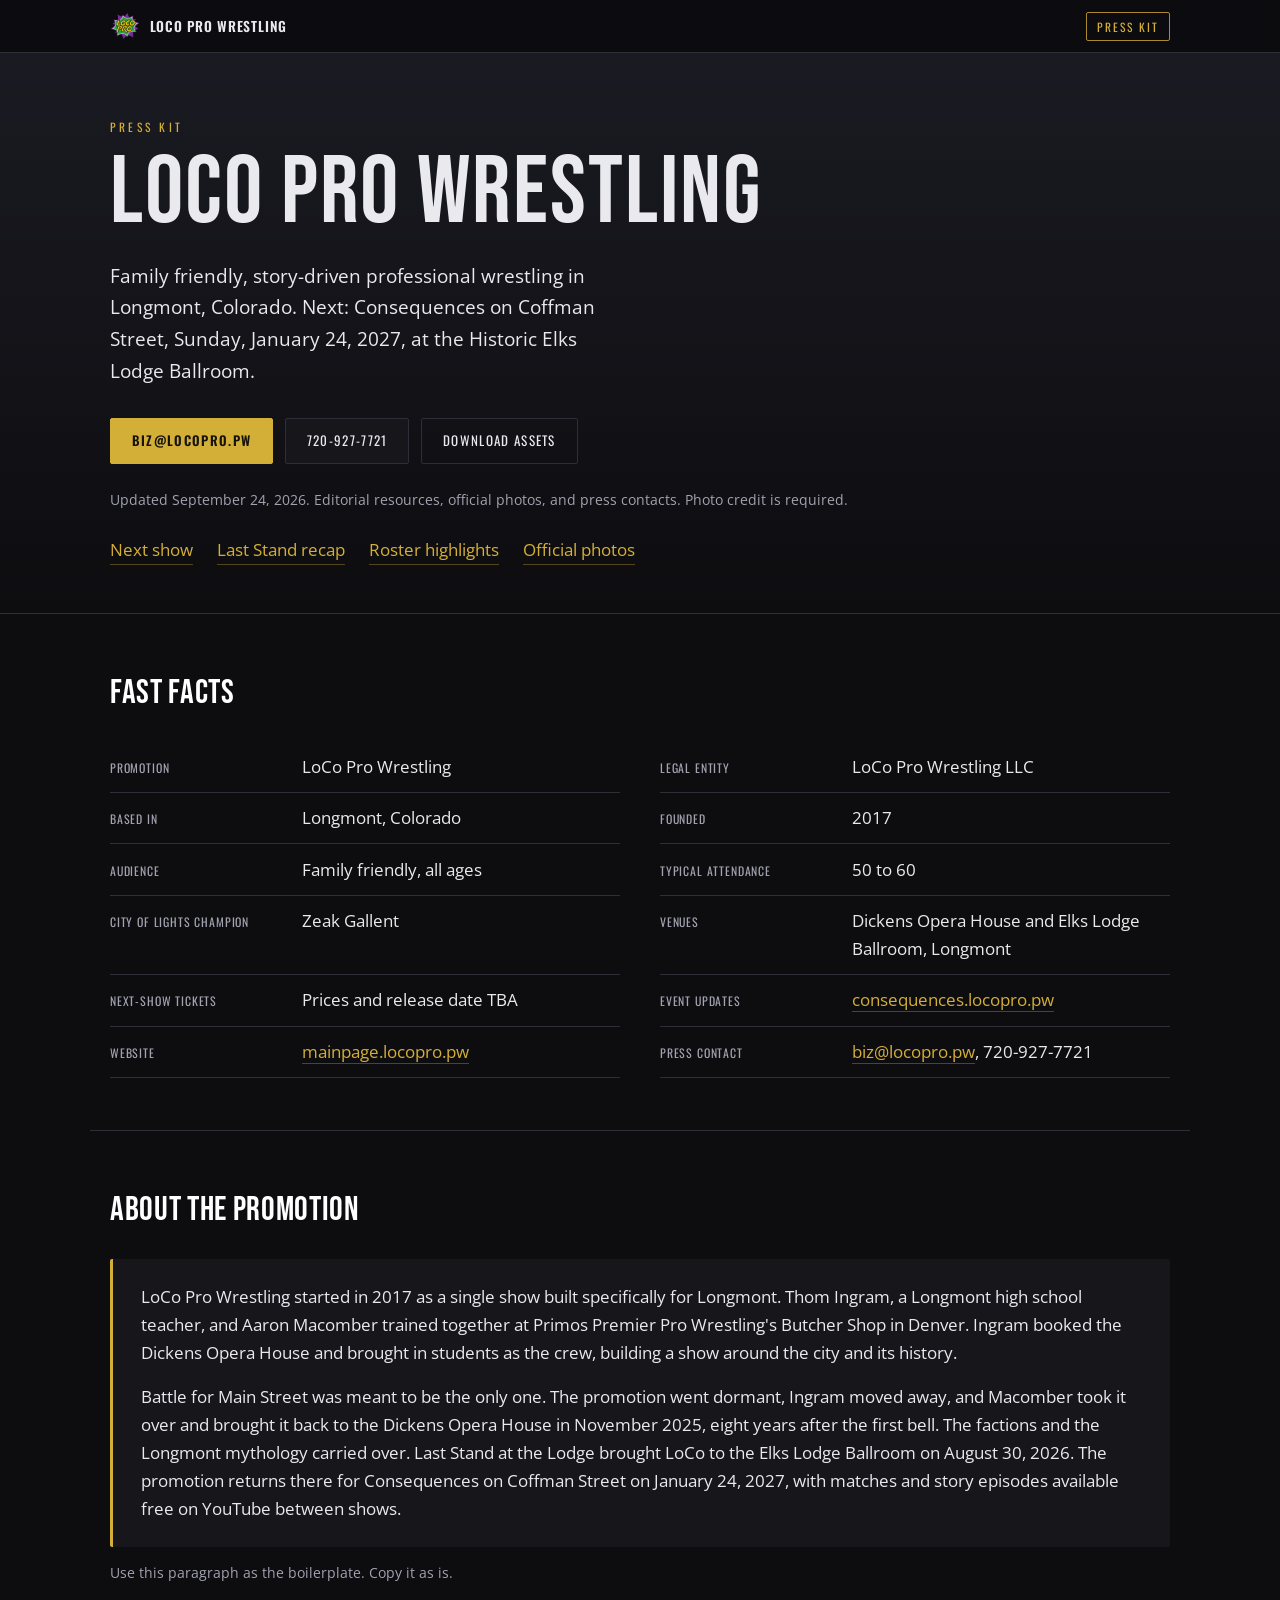
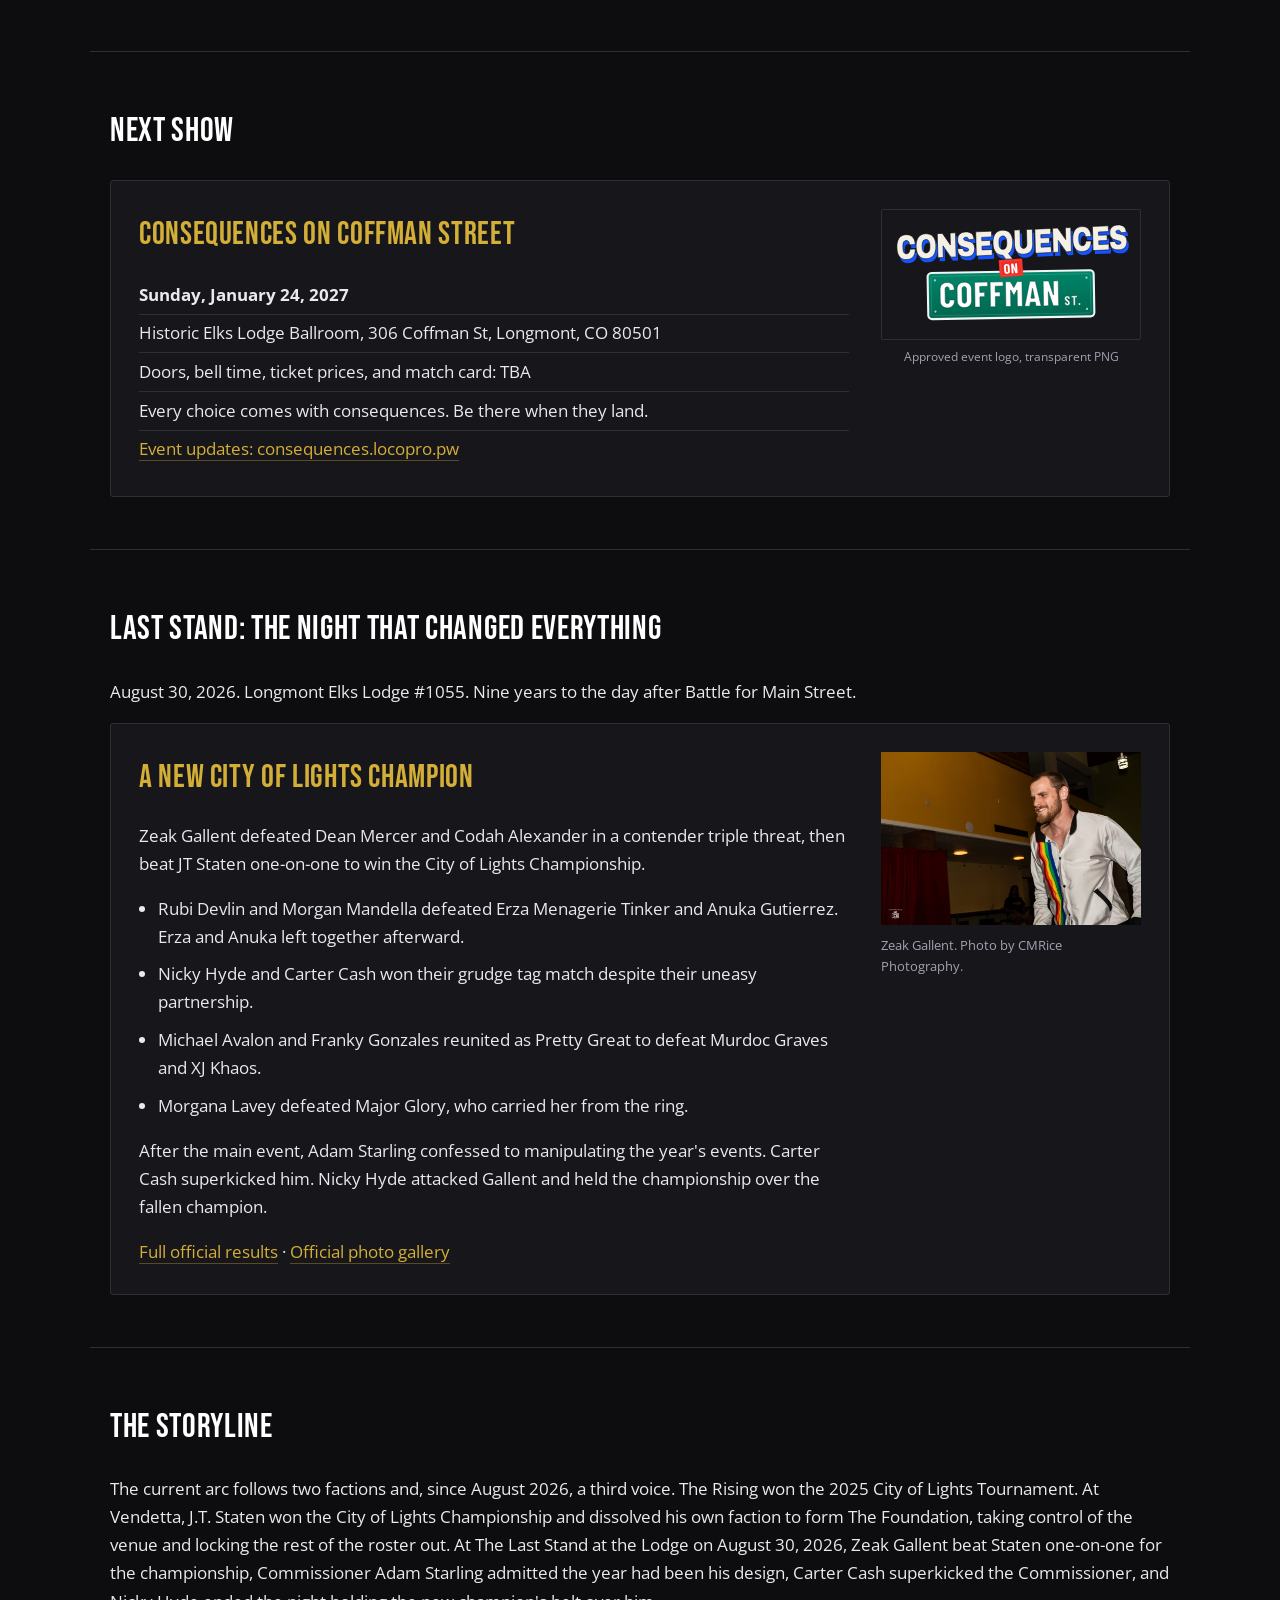
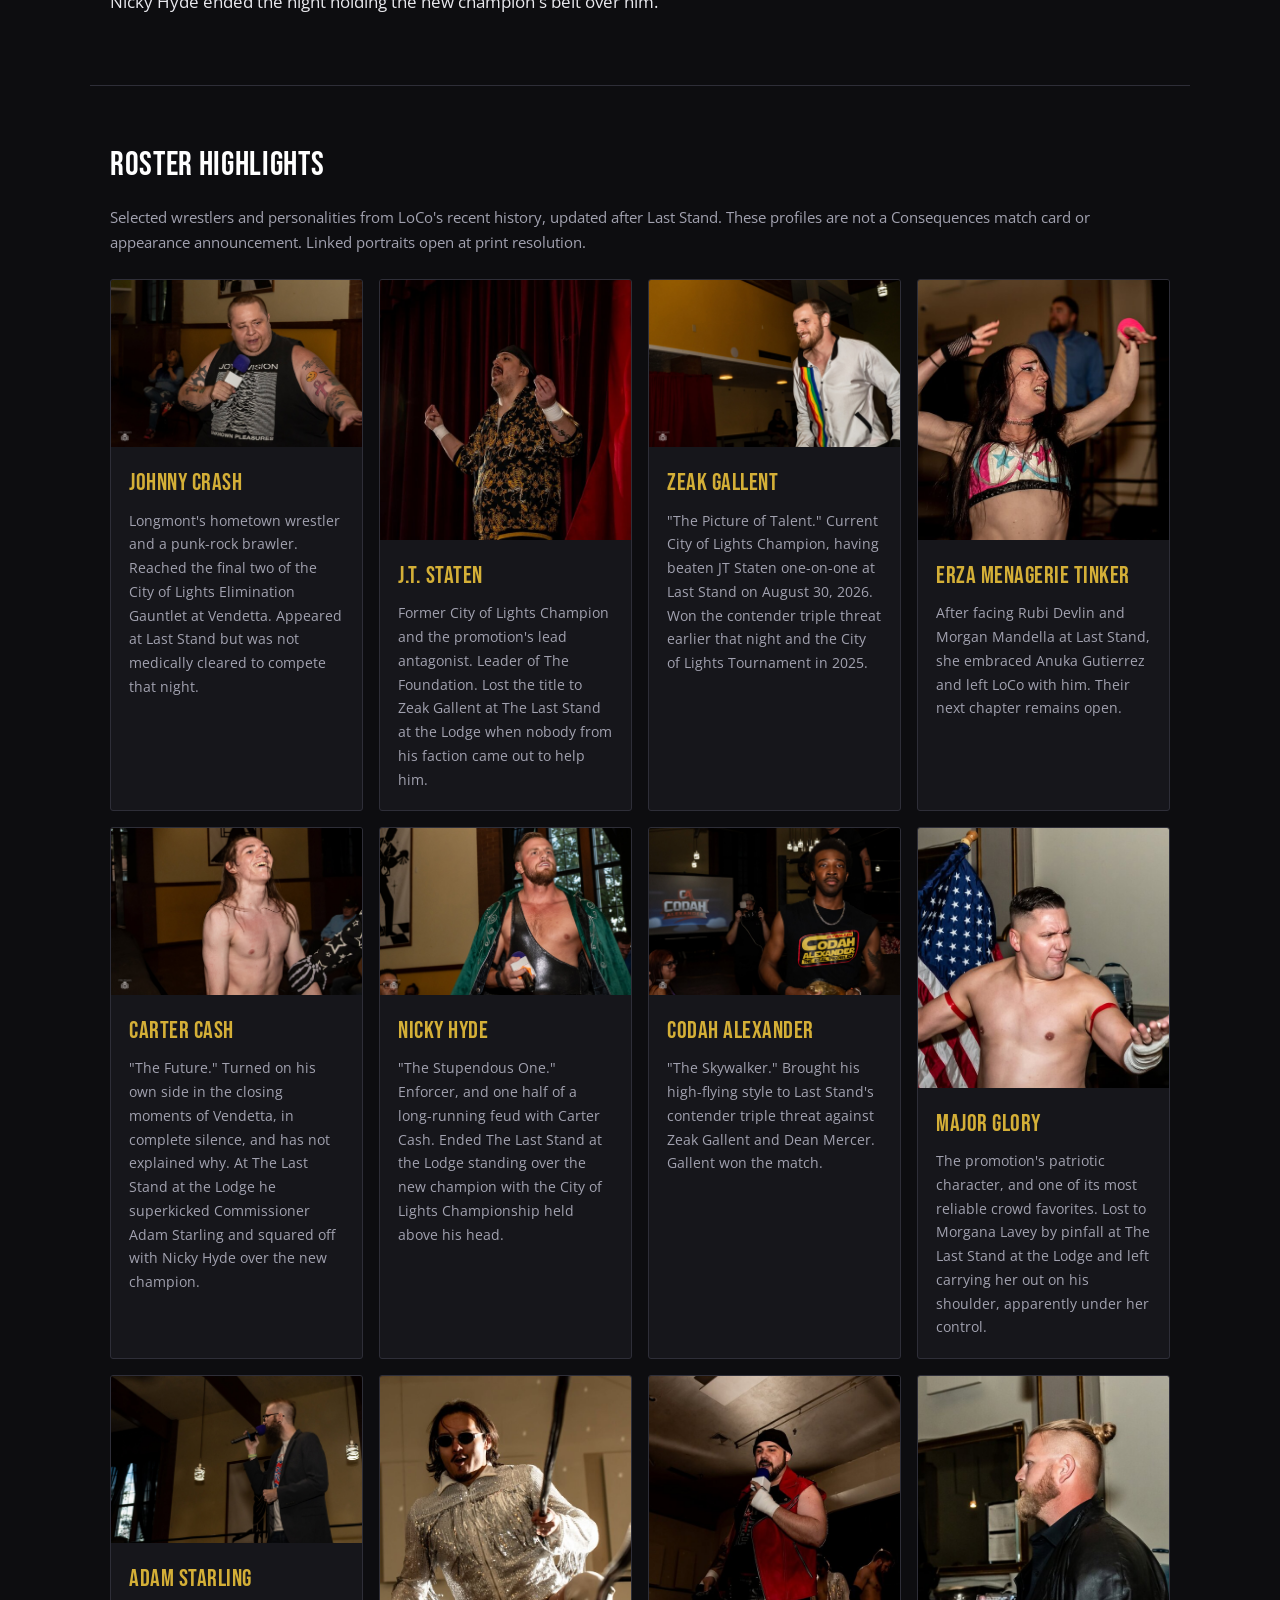
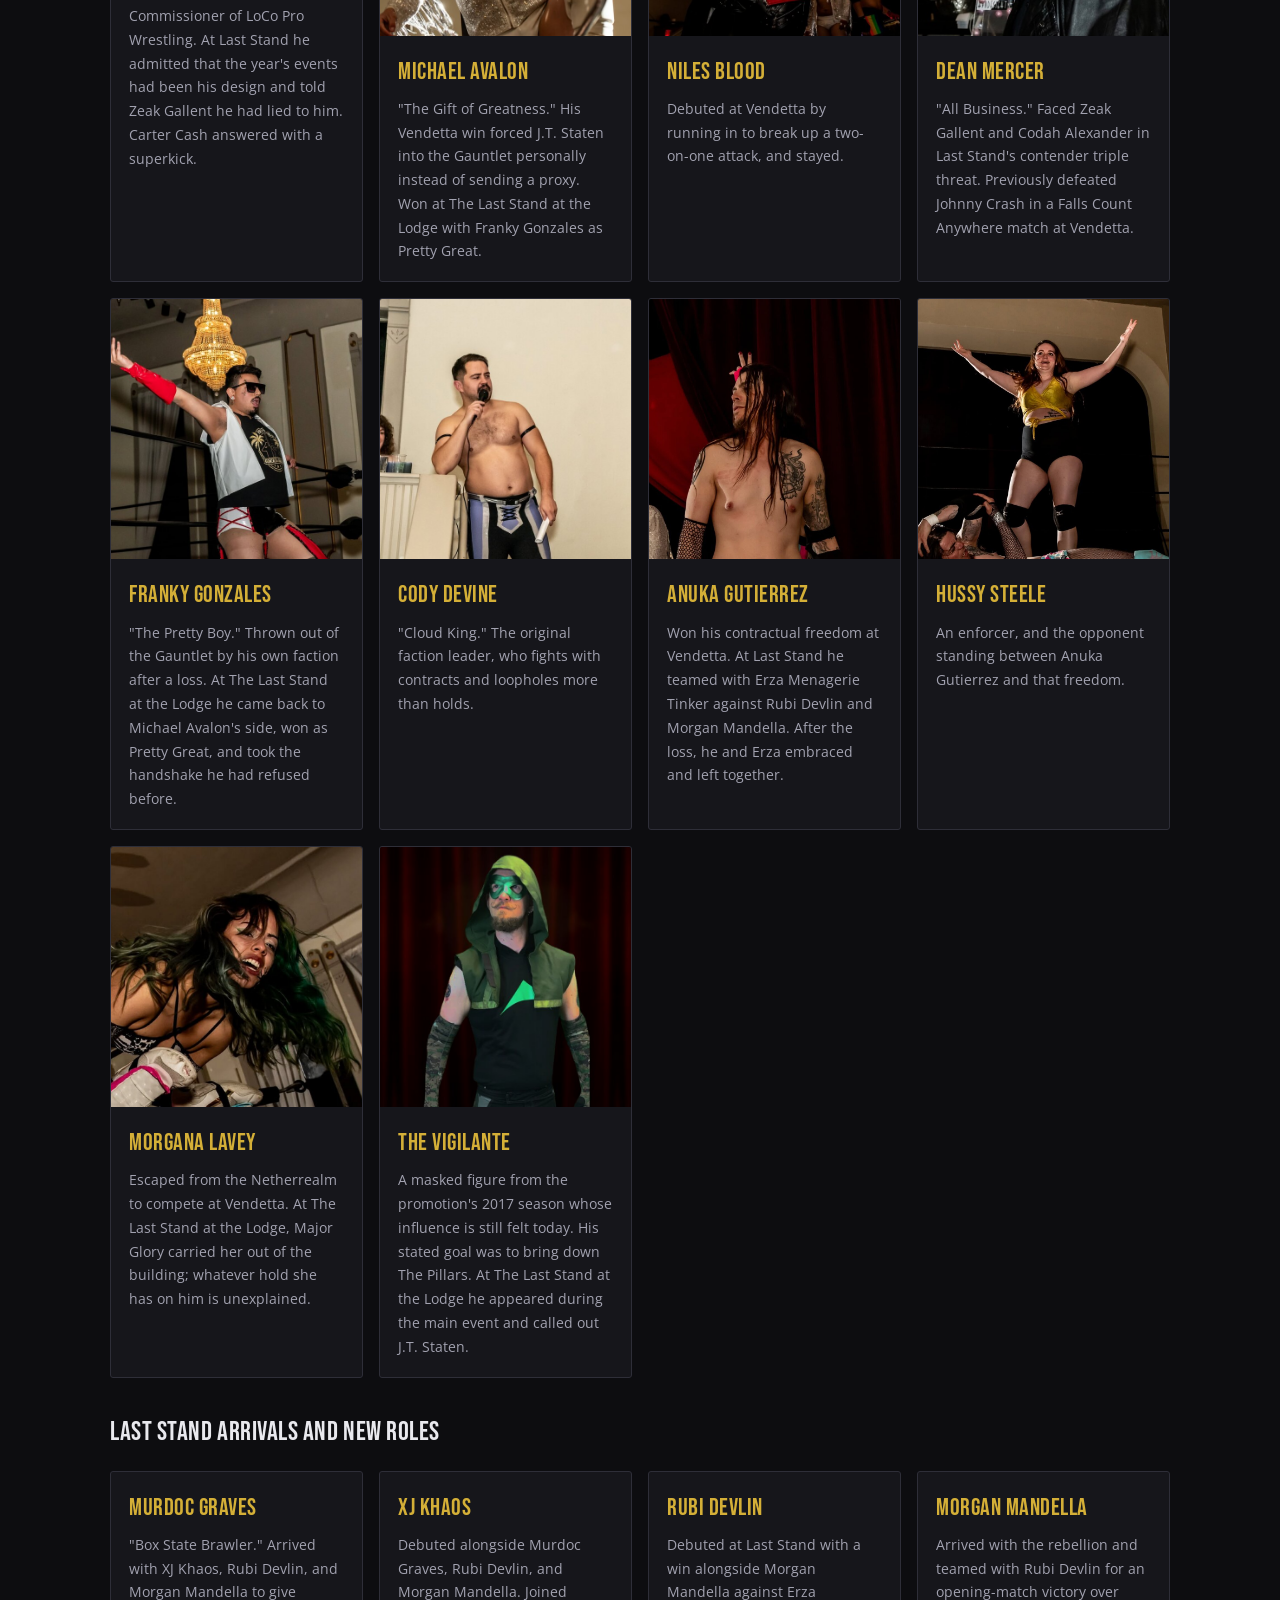
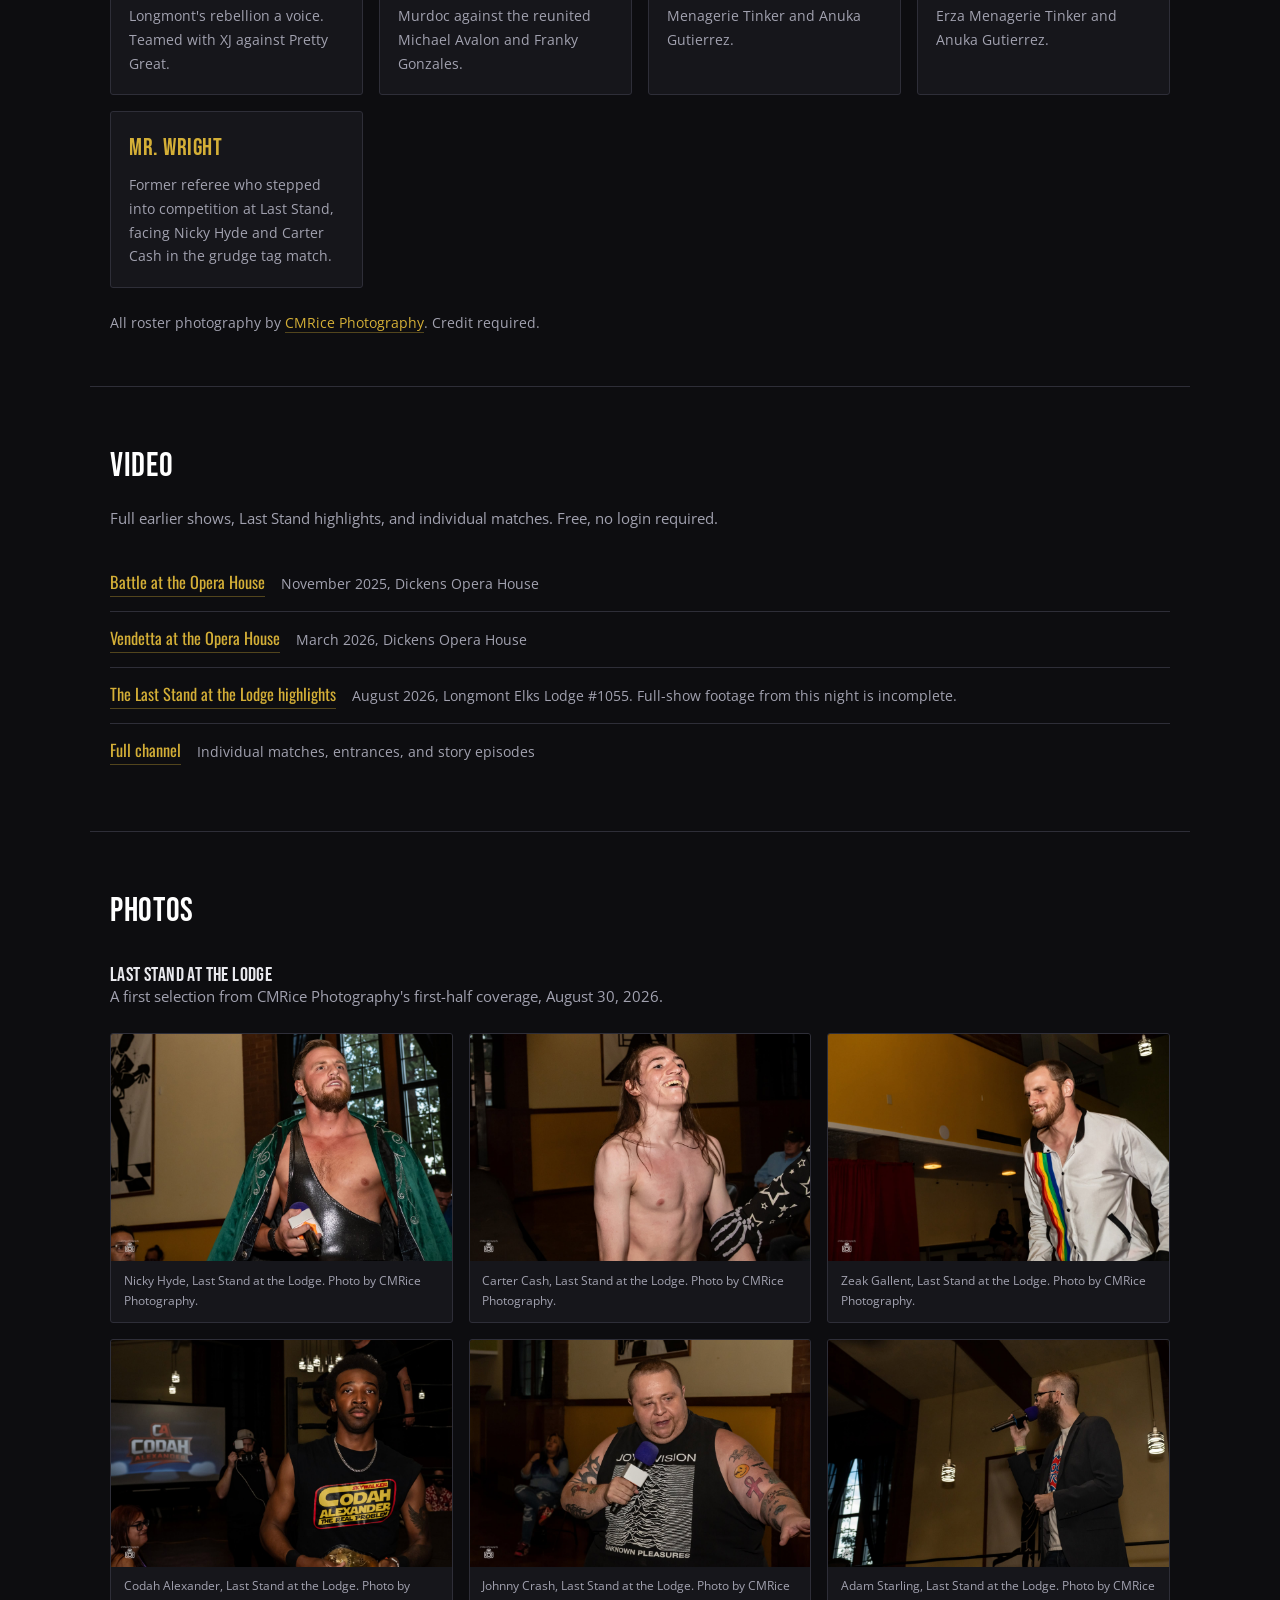
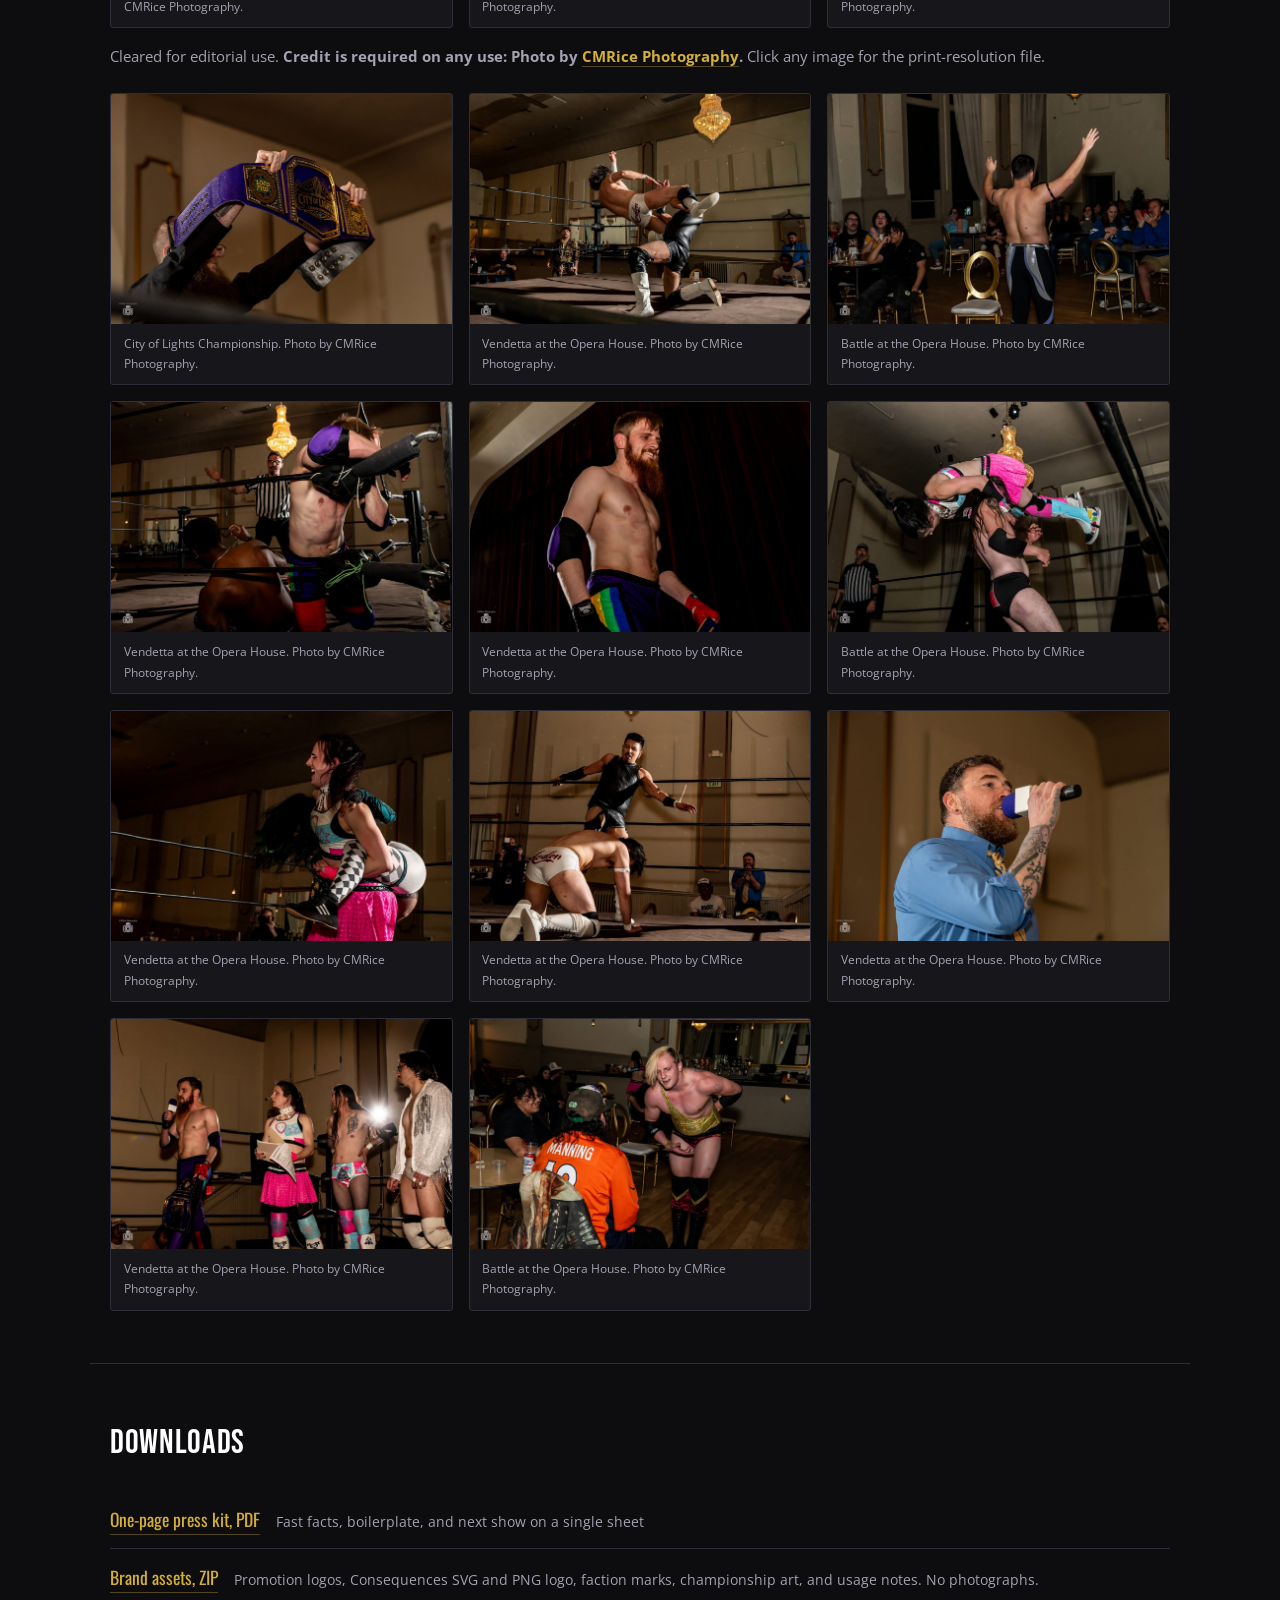
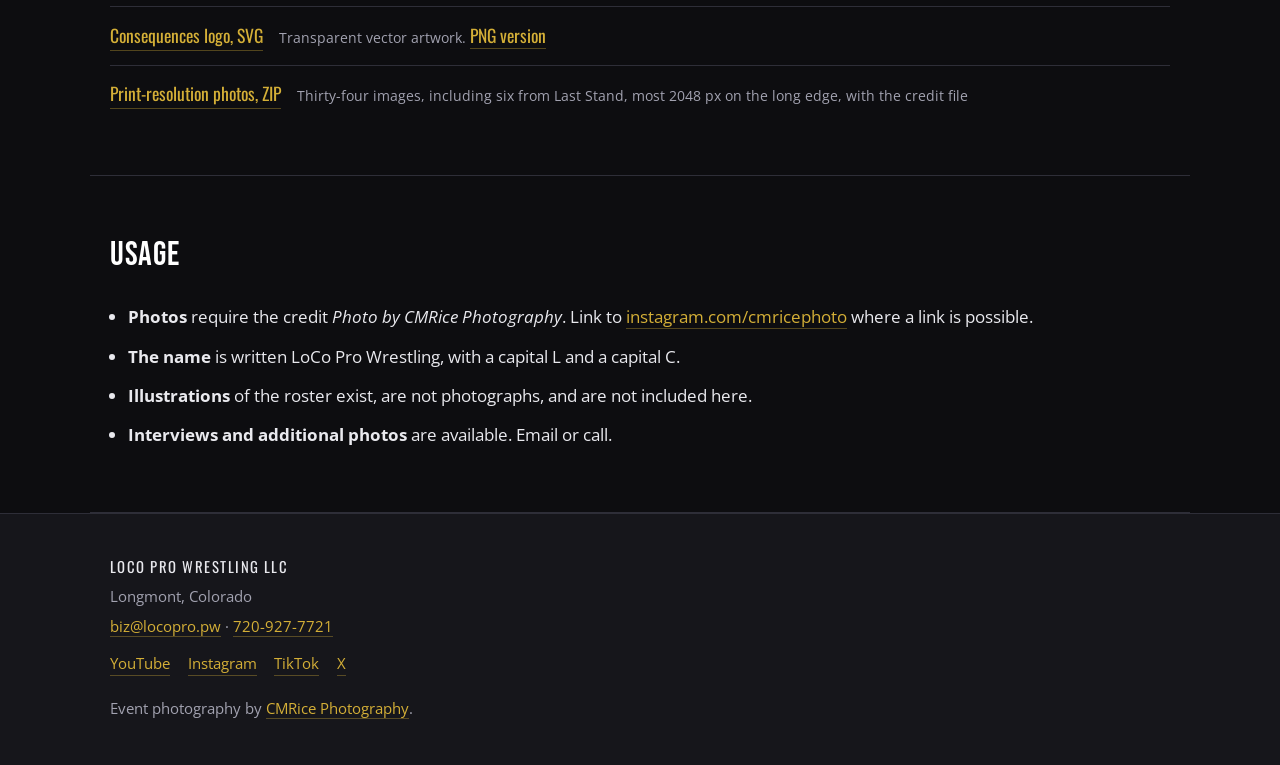
<file: index.html>
<!DOCTYPE html>
<html lang="en">
<head>
  <meta charset="UTF-8" />
  <meta name="viewport" content="width=device-width, initial-scale=1.0" />
  <title>Press Kit | LoCo Pro Wrestling</title>
  <meta name="description" content="LoCo Pro Wrestling press kit: Last Stand results, official CMRice photos, and Consequences on Coffman Street, January 24, 2027 at Longmont's Historic Elks Lodge Ballroom." />
  <link rel="canonical" href="https://press.locopro.pw/" />
  <meta property="og:title" content="Press Kit | LoCo Pro Wrestling" />
  <meta property="og:description" content="Last Stand results, official photos, and the next show: Consequences on Coffman Street, Sunday, January 24, 2027 in Longmont, Colorado." />
  <meta property="og:image" content="https://press.locopro.pw/webimages/press-photos/laststand-nicky-hyde.jpg" />
  <meta property="og:image:alt" content="Nicky Hyde at Last Stand at the Lodge. Photo by CMRice Photography." />
  <meta property="og:type" content="website" />
  <meta property="og:url" content="https://press.locopro.pw/" />
  <meta name="twitter:card" content="summary_large_image" />
  <meta name="twitter:title" content="Press Kit | LoCo Pro Wrestling" />
  <meta name="twitter:description" content="Last Stand results, official photos, and Consequences on Coffman Street, January 24, 2027 in Longmont, Colorado." />
  <meta name="twitter:image" content="https://press.locopro.pw/webimages/press-photos/laststand-nicky-hyde.jpg" />
  <meta name="twitter:image:alt" content="Nicky Hyde at Last Stand at the Lodge. Photo by CMRice Photography." />
  <script type="application/ld+json">
    {
      "@context": "https://schema.org",
      "@type": "Organization",
      "name": "LoCo Pro Wrestling",
      "legalName": "LoCo Pro Wrestling LLC",
      "url": "https://mainpage.locopro.pw/",
      "logo": "https://press.locopro.pw/webimages/logo-badge.png",
      "foundingDate": "2017",
      "email": "biz@locopro.pw",
      "telephone": "+1-720-927-7721",
      "address": {
        "@type": "PostalAddress",
        "addressLocality": "Longmont",
        "addressRegion": "CO",
        "postalCode": "80501",
        "addressCountry": "US"
      },
      "sameAs": [
        "https://www.youtube.com/@locoprowrestling",
        "https://www.instagram.com/locoprowrestling/",
        "https://www.tiktok.com/@locoprowrestling"
      ]
    }
  </script>
  <link rel="icon" type="image/png" href="webimages/logo-badge.png" />
  <link rel="preconnect" href="https://fonts.googleapis.com" />
  <link rel="preconnect" href="https://fonts.gstatic.com" crossorigin />
  <link href="https://fonts.googleapis.com/css2?family=Bebas+Neue&family=Oswald:wght@300;400;600;700&family=Open+Sans:wght@300;400;600&display=swap" rel="stylesheet" />
  <link rel="stylesheet" href="styles.css?v=20260924" />
</head>
<body>

  <nav class="nav">
    <div class="nav-inner">
      <span class="nav-brand">
        <img class="nav-logo" src="webimages/logo-badge.png" alt="LoCo Pro Wrestling" />
        <span>LoCo Pro Wrestling</span>
      </span>
      <span class="nav-label">Press Kit</span>
    </div>
  </nav>

  <header class="hero">
    <div class="hero-inner">
      <p class="eyebrow">Press Kit</p>
      <h1>LoCo Pro Wrestling</h1>
      <p class="hero-lede">
        Family friendly, story-driven professional wrestling in Longmont, Colorado.
        Next: Consequences on Coffman Street, Sunday, January 24, 2027,
        at the Historic Elks Lodge Ballroom.
      </p>
      <div class="hero-contact">
        <a class="btn btn-primary" href="mailto:biz@locopro.pw">biz@locopro.pw</a>
        <a class="btn" href="tel:+17209277721">720-927-7721</a>
        <a class="btn btn-ghost" href="#downloads">Download assets</a>
      </div>
      <p class="hero-note">Updated September 24, 2026. Editorial resources, official photos, and press contacts. Photo credit is required.</p>
      <div class="section-nav" aria-label="Press kit sections">
        <a href="#next-show">Next show</a><a href="#last-stand">Last Stand recap</a>
        <a href="#roster">Roster highlights</a><a href="#photos">Official photos</a>
      </div>
    </div>
  </header>

  <main>

    <section class="section" id="facts">
      <h2>Fast facts</h2>
      <dl class="facts">
        <div><dt>Promotion</dt><dd>LoCo Pro Wrestling</dd></div>
        <div><dt>Legal entity</dt><dd>LoCo Pro Wrestling LLC</dd></div>
        <div><dt>Based in</dt><dd>Longmont, Colorado</dd></div>
        <div><dt>Founded</dt><dd>2017</dd></div>
        <div><dt>Audience</dt><dd>Family friendly, all ages</dd></div>
        <div><dt>Typical attendance</dt><dd>50 to 60</dd></div>
        <div><dt>City of Lights Champion</dt><dd>Zeak Gallent</dd></div>
        <div><dt>Venues</dt><dd>Dickens Opera House and Elks Lodge Ballroom, Longmont</dd></div>
        <div><dt>Next-show tickets</dt><dd>Prices and release date TBA</dd></div>
        <div><dt>Event updates</dt><dd><a href="https://consequences.locopro.pw/">consequences.locopro.pw</a></dd></div>
        <div><dt>Website</dt><dd><a href="https://mainpage.locopro.pw">mainpage.locopro.pw</a></dd></div>
        <div><dt>Press contact</dt><dd><a href="mailto:biz@locopro.pw">biz@locopro.pw</a>, 720-927-7721</dd></div>
      </dl>
    </section>

    <section class="section" id="about">
      <h2>About the promotion</h2>
      <div class="boiler">
        <p>
          LoCo Pro Wrestling started in 2017 as a single show built specifically for
          Longmont. Thom Ingram, a Longmont high school teacher, and Aaron Macomber
          trained together at Primos Premier Pro Wrestling's Butcher Shop in Denver.
          Ingram booked the Dickens Opera House and brought in students as the crew,
          building a show around the city and its history.
        </p>
        <p>
          Battle for Main Street was meant to be the only one. The promotion went dormant,
          Ingram moved away, and Macomber took it over and brought it back to the Dickens
          Opera House in November 2025, eight years after the first bell. The factions and
          the Longmont mythology carried over. Last Stand at the Lodge brought LoCo
          to the Elks Lodge Ballroom on August 30, 2026. The promotion returns there
          for Consequences on Coffman Street on January 24, 2027, with matches and
          story episodes available free on YouTube between shows.
        </p>
      </div>
      <p class="pull">Use this paragraph as the boilerplate. Copy it as is.</p>
    </section>

    <section class="section" id="next-show">
      <h2>Next show</h2>
      <div class="showcard">
        <div class="showcard-body">
          <h3>Consequences on Coffman Street</h3>
          <ul class="showfacts">
            <li><strong>Sunday, January 24, 2027</strong></li>
            <li>Historic Elks Lodge Ballroom, 306 Coffman St, Longmont, CO 80501</li>
            <li>Doors, bell time, ticket prices, and match card: TBA</li>
            <li>Every choice comes with consequences. Be there when they land.</li>
            <li><a href="https://consequences.locopro.pw/">Event updates: consequences.locopro.pw</a></li>
          </ul>
        </div>
        <a class="showcard-poster" href="webimages/branding/consequences-on-coffman-st.png">
          <img src="webimages/branding/consequences-on-coffman-st.svg" width="1600" height="800" alt="Consequences on Coffman Street logo with green Coffman St. sign" loading="lazy" />
          <span>Approved event logo, transparent PNG</span>
        </a>
      </div>
    </section>

    <section class="section" id="last-stand">
      <h2>Last Stand: the night that changed everything</h2>
      <p>August 30, 2026. Longmont Elks Lodge #1055. Nine years to the day after Battle for Main Street.</p>
      <div class="showcard">
        <div>
          <h3>A new City of Lights Champion</h3>
          <p>Zeak Gallent defeated Dean Mercer and Codah Alexander in a contender triple threat, then beat JT Staten one-on-one to win the City of Lights Championship.</p>
          <ul class="recap-list">
            <li>Rubi Devlin and Morgan Mandella defeated Erza Menagerie Tinker and Anuka Gutierrez. Erza and Anuka left together afterward.</li>
            <li>Nicky Hyde and Carter Cash won their grudge tag match despite their uneasy partnership.</li>
            <li>Michael Avalon and Franky Gonzales reunited as Pretty Great to defeat Murdoc Graves and XJ Khaos.</li>
            <li>Morgana Lavey defeated Major Glory, who carried her from the ring.</li>
          </ul>
          <p>After the main event, Adam Starling confessed to manipulating the year's events. Carter Cash superkicked him. Nicky Hyde attacked Gallent and held the championship over the fallen champion.</p>
          <a href="https://laststand.locopro.pw/#results">Full official results</a> &middot; <a href="https://laststand.locopro.pw/#official-photos">Official photo gallery</a>
        </div>
        <figure class="recap-photo">
          <a href="downloads/press-photos-print/laststand-zeak-gallent-print.jpg"><img src="webimages/press-photos/laststand-zeak-gallent.jpg" alt="Zeak Gallent at Last Stand at the Lodge" width="2048" height="1365" loading="lazy" /></a>
          <figcaption>Zeak Gallent. Photo by CMRice Photography.</figcaption>
        </figure>
      </div>
    </section>

    <section class="section" id="story">
      <h2>The storyline</h2>
      <p>
        The current arc follows two factions and, since August 2026, a third voice. The
        Rising won the 2025 City of Lights Tournament. At Vendetta, J.T. Staten won the
        City of Lights Championship and dissolved his own faction to form The Foundation,
        taking control of the venue and locking the rest of the roster out. At The Last
        Stand at the Lodge on August 30, 2026, Zeak Gallent beat Staten one-on-one for the
        championship, Commissioner Adam Starling admitted the year had been his design,
        Carter Cash superkicked the Commissioner, and Nicky Hyde ended the night holding
        the new champion's belt over him.
      </p>
    </section>

    <section class="section" id="roster">
      <h2>Roster highlights</h2>
      <p class="section-note">
        Selected wrestlers and personalities from LoCo's recent history, updated after Last Stand.
        These profiles are not a Consequences match card or appearance announcement.
        Linked portraits open at print resolution.
      </p>
      <div class="roster">
        <article>
          <a href="downloads/press-photos-print/laststand-johnny-crash-print.jpg"><img class="laststand-portrait" src="webimages/press-photos/laststand-johnny-crash.jpg" alt="Johnny Crash at Last Stand at the Lodge" loading="lazy" /></a>
          <h3>Johnny Crash</h3>
          <p>Longmont's hometown wrestler and a punk-rock brawler. Reached the final two of the City of Lights Elimination Gauntlet at Vendetta. Appeared at Last Stand but was not medically cleared to compete that night.</p>
        </article>
        <article>
          <a href="downloads/press-photos-print/roster-jt-staten-print.jpg"><img src="webimages/roster/jt-staten.jpg" alt="J.T. Staten" loading="lazy" /></a>
          <h3>J.T. Staten</h3>
          <p>Former City of Lights Champion and the promotion's lead antagonist. Leader of The Foundation. Lost the title to Zeak Gallent at The Last Stand at the Lodge when nobody from his faction came out to help him.</p>
        </article>
        <article>
          <a href="downloads/press-photos-print/laststand-zeak-gallent-print.jpg"><img class="laststand-portrait" src="webimages/press-photos/laststand-zeak-gallent.jpg" alt="Zeak Gallent at Last Stand at the Lodge" loading="lazy" /></a>
          <h3>Zeak Gallent</h3>
          <p>"The Picture of Talent." Current City of Lights Champion, having beaten JT Staten one-on-one at Last Stand on August 30, 2026. Won the contender triple threat earlier that night and the City of Lights Tournament in 2025.</p>
        </article>
        <article>
          <a href="downloads/press-photos-print/roster-erza-menagerie-tinker-print.jpg"><img src="webimages/roster/erza-menagerie-tinker.jpg" alt="Erza Menagerie Tinker" loading="lazy" /></a>
          <h3>Erza Menagerie Tinker</h3>
          <p>After facing Rubi Devlin and Morgan Mandella at Last Stand, she embraced Anuka Gutierrez and left LoCo with him. Their next chapter remains open.</p>
        </article>
        <article>
          <a href="downloads/press-photos-print/laststand-carter-cash-print.jpg"><img class="laststand-portrait" src="webimages/press-photos/laststand-carter-cash.jpg" alt="Carter Cash at Last Stand at the Lodge" loading="lazy" /></a>
          <h3>Carter Cash</h3>
          <p>"The Future." Turned on his own side in the closing moments of Vendetta, in complete silence, and has not explained why. At The Last Stand at the Lodge he superkicked Commissioner Adam Starling and squared off with Nicky Hyde over the new champion.</p>
        </article>
        <article>
          <a href="downloads/press-photos-print/laststand-nicky-hyde-print.jpg"><img class="laststand-portrait" src="webimages/press-photos/laststand-nicky-hyde.jpg" alt="Nicky Hyde at Last Stand at the Lodge" loading="lazy" /></a>
          <h3>Nicky Hyde</h3>
          <p>"The Stupendous One." Enforcer, and one half of a long-running feud with Carter Cash. Ended The Last Stand at the Lodge standing over the new champion with the City of Lights Championship held above his head.</p>
        </article>
        <article>
          <a href="downloads/press-photos-print/laststand-codah-alexander-print.jpg"><img class="laststand-portrait" src="webimages/press-photos/laststand-codah-alexander.jpg" alt="Codah Alexander at Last Stand at the Lodge" loading="lazy" /></a>
          <h3>Codah Alexander</h3>
          <p>"The Skywalker." Brought his high-flying style to Last Stand's contender triple threat against Zeak Gallent and Dean Mercer. Gallent won the match.</p>
        </article>
        <article>
          <a href="downloads/press-photos-print/roster-major-glory-print.jpg"><img src="webimages/roster/major-glory.jpg" alt="Major Glory" loading="lazy" /></a>
          <h3>Major Glory</h3>
          <p>The promotion's patriotic character, and one of its most reliable crowd favorites. Lost to Morgana Lavey by pinfall at The Last Stand at the Lodge and left carrying her out on his shoulder, apparently under her control.</p>
        </article>
        <article>
          <a href="downloads/press-photos-print/laststand-adam-starling-print.jpg"><img class="laststand-portrait" src="webimages/press-photos/laststand-adam-starling.jpg" alt="Commissioner Adam Starling at Last Stand at the Lodge" loading="lazy" /></a>
          <h3>Adam Starling</h3>
          <p>Commissioner of LoCo Pro Wrestling. At Last Stand he admitted that the year's events had been his design and told Zeak Gallent he had lied to him. Carter Cash answered with a superkick.</p>
        </article>
        <article>
          <a href="downloads/press-photos-print/roster-michael-avalon-print.jpg"><img src="webimages/roster/michael-avalon.jpg" alt="Michael Avalon" loading="lazy" /></a>
          <h3>Michael Avalon</h3>
          <p>"The Gift of Greatness." His Vendetta win forced J.T. Staten into the Gauntlet personally instead of sending a proxy. Won at The Last Stand at the Lodge with Franky Gonzales as Pretty Great.</p>
        </article>
        <article>
          <a href="downloads/press-photos-print/roster-niles-blood-print.jpg"><img src="webimages/roster/niles-blood.jpg" alt="Niles Blood" loading="lazy" /></a>
          <h3>Niles Blood</h3>
          <p>Debuted at Vendetta by running in to break up a two-on-one attack, and stayed.</p>
        </article>
        <article>
          <a href="downloads/press-photos-print/roster-dean-mercer-print.jpg"><img src="webimages/roster/dean-mercer.jpg" alt="Dean Mercer" loading="lazy" /></a>
          <h3>Dean Mercer</h3>
          <p>"All Business." Faced Zeak Gallent and Codah Alexander in Last Stand's contender triple threat. Previously defeated Johnny Crash in a Falls Count Anywhere match at Vendetta.</p>
        </article>
        <article>
          <a href="downloads/press-photos-print/roster-franky-gonzales-print.jpg"><img src="webimages/roster/franky-gonzales.jpg" alt="Franky Gonzales" loading="lazy" /></a>
          <h3>Franky Gonzales</h3>
          <p>"The Pretty Boy." Thrown out of the Gauntlet by his own faction after a loss. At The Last Stand at the Lodge he came back to Michael Avalon's side, won as Pretty Great, and took the handshake he had refused before.</p>
        </article>
        <article>
          <a href="downloads/press-photos-print/roster-cody-devine-print.jpg"><img src="webimages/roster/cody-devine.jpg" alt="Cody Devine" loading="lazy" /></a>
          <h3>Cody Devine</h3>
          <p>"Cloud King." The original faction leader, who fights with contracts and loopholes more than holds.</p>
        </article>
        <article>
          <a href="downloads/press-photos-print/roster-anuka-gutierrez-print.jpg"><img src="webimages/roster/anuka-gutierrez.jpg" alt="Anuka Gutierrez" loading="lazy" /></a>
          <h3>Anuka Gutierrez</h3>
          <p>Won his contractual freedom at Vendetta. At Last Stand he teamed with Erza Menagerie Tinker against Rubi Devlin and Morgan Mandella. After the loss, he and Erza embraced and left together.</p>
        </article>
        <article>
          <a href="downloads/press-photos-print/roster-hussy-steele-print.jpg"><img src="webimages/roster/hussy-steele.jpg" alt="Hussy Steele" loading="lazy" /></a>
          <h3>Hussy Steele</h3>
          <p>An enforcer, and the opponent standing between Anuka Gutierrez and that freedom.</p>
        </article>
        <article>
          <a href="downloads/press-photos-print/roster-morgana-lavey-print.jpg"><img src="webimages/roster/morgana-lavey.jpg" alt="Morgana Lavey" loading="lazy" /></a>
          <h3>Morgana Lavey</h3>
          <p>Escaped from the Netherrealm to compete at Vendetta. At The Last Stand at the Lodge, Major Glory carried her out of the building; whatever hold she has on him is unexplained.</p>
        </article>
        <article>
          <img src="webimages/roster/the-vigilante.jpg" alt="The Vigilante" loading="lazy" />
          <h3>The Vigilante</h3>
          <p>A masked figure from the promotion's 2017 season whose influence is still felt today. His stated goal was to bring down The Pillars. At The Last Stand at the Lodge he appeared during the main event and called out J.T. Staten.</p>
        </article>
      </div>
      <h3 class="new-arrivals-heading">Last Stand arrivals and new roles</h3>
      <div class="roster roster-text">
        <article><h3>Murdoc Graves</h3><p>"Box State Brawler." Arrived with XJ Khaos, Rubi Devlin, and Morgan Mandella to give Longmont's rebellion a voice. Teamed with XJ against Pretty Great.</p></article>
        <article><h3>XJ Khaos</h3><p>Debuted alongside Murdoc Graves, Rubi Devlin, and Morgan Mandella. Joined Murdoc against the reunited Michael Avalon and Franky Gonzales.</p></article>
        <article><h3>Rubi Devlin</h3><p>Debuted at Last Stand with a win alongside Morgan Mandella against Erza Menagerie Tinker and Anuka Gutierrez.</p></article>
        <article><h3>Morgan Mandella</h3><p>Arrived with the rebellion and teamed with Rubi Devlin for an opening-match victory over Erza Menagerie Tinker and Anuka Gutierrez.</p></article>
        <article><h3>Mr. Wright</h3><p>Former referee who stepped into competition at Last Stand, facing Nicky Hyde and Carter Cash in the grudge tag match.</p></article>
      </div>
      <p class="section-note credit-note">All roster photography by <a href="https://www.instagram.com/cmricephoto/">CMRice Photography</a>. Credit required.</p>
    </section>

    <section class="section" id="video">
      <h2>Video</h2>
      <p class="section-note">Full earlier shows, Last Stand highlights, and individual matches. Free, no login required.</p>
      <ul class="linklist">
        <li><a href="https://www.youtube.com/watch?v=qHpOVIuR9BE">Battle at the Opera House</a> <span>November 2025, Dickens Opera House</span></li>
        <li><a href="https://www.youtube.com/watch?v=dcyAvOLlGzA">Vendetta at the Opera House</a> <span>March 2026, Dickens Opera House</span></li>
        <li><a href="https://www.youtube.com/watch?v=za9g7keZ8nk">The Last Stand at the Lodge highlights</a> <span>August 2026, Longmont Elks Lodge #1055. Full-show footage from this night is incomplete.</span></li>
        <li><a href="https://www.youtube.com/@locoprowrestling">Full channel</a> <span>Individual matches, entrances, and story episodes</span></li>
      </ul>
    </section>

    <section class="section" id="photos">
      <h2>Photos</h2>
      <h3>Last Stand at the Lodge</h3>
      <p class="section-note">A first selection from CMRice Photography's first-half coverage, August 30, 2026.</p>
      <div class="gallery laststand-photos">
        <figure><a href="downloads/press-photos-print/laststand-nicky-hyde-print.jpg"><img src="webimages/press-photos/laststand-nicky-hyde.jpg" alt="Nicky Hyde at Last Stand at the Lodge" width="2048" height="1365" loading="lazy" /></a><figcaption>Nicky Hyde, Last Stand at the Lodge. Photo by CMRice Photography.</figcaption></figure>
        <figure><a href="downloads/press-photos-print/laststand-carter-cash-print.jpg"><img src="webimages/press-photos/laststand-carter-cash.jpg" alt="Carter Cash at Last Stand at the Lodge" width="2048" height="1365" loading="lazy" /></a><figcaption>Carter Cash, Last Stand at the Lodge. Photo by CMRice Photography.</figcaption></figure>
        <figure><a href="downloads/press-photos-print/laststand-zeak-gallent-print.jpg"><img src="webimages/press-photos/laststand-zeak-gallent.jpg" alt="Zeak Gallent at Last Stand at the Lodge" width="2048" height="1365" loading="lazy" /></a><figcaption>Zeak Gallent, Last Stand at the Lodge. Photo by CMRice Photography.</figcaption></figure>
        <figure><a href="downloads/press-photos-print/laststand-codah-alexander-print.jpg"><img src="webimages/press-photos/laststand-codah-alexander.jpg" alt="Codah Alexander at Last Stand at the Lodge" width="2048" height="1365" loading="lazy" /></a><figcaption>Codah Alexander, Last Stand at the Lodge. Photo by CMRice Photography.</figcaption></figure>
        <figure><a href="downloads/press-photos-print/laststand-johnny-crash-print.jpg"><img src="webimages/press-photos/laststand-johnny-crash.jpg" alt="Johnny Crash at Last Stand at the Lodge" width="2048" height="1365" loading="lazy" /></a><figcaption>Johnny Crash, Last Stand at the Lodge. Photo by CMRice Photography.</figcaption></figure>
        <figure><a href="downloads/press-photos-print/laststand-adam-starling-print.jpg"><img src="webimages/press-photos/laststand-adam-starling.jpg" alt="Adam Starling at Last Stand at the Lodge" width="2048" height="1365" loading="lazy" /></a><figcaption>Adam Starling, Last Stand at the Lodge. Photo by CMRice Photography.</figcaption></figure>
      </div>
      <p class="section-note">
        Cleared for editorial use. <strong>Credit is required on any use: Photo by
        <a href="https://www.instagram.com/cmricephoto/">CMRice Photography</a>.</strong>
        Click any image for the print-resolution file.
      </p>
      <div class="gallery">
        <figure><a href="downloads/press-photos-print/vendetta-belt-overhead-print.jpg"><img src="webimages/press-photos/vendetta-belt-overhead.jpg" alt="A wrestler holds the City of Lights Championship belt overhead" loading="lazy" /></a><figcaption>City of Lights Championship. Photo by CMRice Photography.</figcaption></figure>
        <figure><a href="downloads/press-photos-print/vendetta-midair-slam-print.jpg"><img src="webimages/press-photos/vendetta-midair-slam.jpg" alt="A wrestler mid-air above the ring beneath a chandelier" loading="lazy" /></a><figcaption>Vendetta at the Opera House. Photo by CMRice Photography.</figcaption></figure>
        <figure><a href="downloads/press-photos-print/battle-arms-raised-crowd-print.jpg"><img src="webimages/press-photos/battle-arms-raised-crowd.jpg" alt="A wrestler raises both arms to a seated ballroom audience" loading="lazy" /></a><figcaption>Battle at the Opera House. Photo by CMRice Photography.</figcaption></figure>
        <figure><a href="downloads/press-photos-print/vendetta-lifted-chandelier-print.jpg"><img src="webimages/press-photos/vendetta-lifted-chandelier.jpg" alt="A wrestler lifted across the ropes as the referee signals" loading="lazy" /></a><figcaption>Vendetta at the Opera House. Photo by CMRice Photography.</figcaption></figure>
        <figure><a href="downloads/press-photos-print/vendetta-dramatic-single-print.jpg"><img src="webimages/press-photos/vendetta-dramatic-single.jpg" alt="A wrestler stands alone in the ring under a spotlight" loading="lazy" /></a><figcaption>Vendetta at the Opera House. Photo by CMRice Photography.</figcaption></figure>
        <figure><a href="downloads/press-photos-print/battle-upside-down-chandelier-print.jpg"><img src="webimages/press-photos/battle-upside-down-chandelier.jpg" alt="A wrestler held upside down above the ring" loading="lazy" /></a><figcaption>Battle at the Opera House. Photo by CMRice Photography.</figcaption></figure>
        <figure><a href="downloads/press-photos-print/vendetta-carry-emotion-print.jpg"><img src="webimages/press-photos/vendetta-carry-emotion.jpg" alt="A wrestler carries an opponent across her shoulders" loading="lazy" /></a><figcaption>Vendetta at the Opera House. Photo by CMRice Photography.</figcaption></figure>
        <figure><a href="downloads/press-photos-print/vendetta-aerial-crowd-print.jpg"><img src="webimages/press-photos/vendetta-aerial-crowd.jpg" alt="A wrestler leaps over a kneeling opponent as the crowd watches" loading="lazy" /></a><figcaption>Vendetta at the Opera House. Photo by CMRice Photography.</figcaption></figure>
        <figure><a href="downloads/press-photos-print/vendetta-mic-promo-print.jpg"><img src="webimages/press-photos/vendetta-mic-promo.jpg" alt="An on-screen personality speaks into a microphone" loading="lazy" /></a><figcaption>Vendetta at the Opera House. Photo by CMRice Photography.</figcaption></figure>
        <figure><a href="downloads/press-photos-print/vendetta-roster-in-ring-print.jpg"><img src="webimages/press-photos/vendetta-roster-in-ring.jpg" alt="Four wrestlers stand in the ring during a segment" loading="lazy" /></a><figcaption>Vendetta at the Opera House. Photo by CMRice Photography.</figcaption></figure>
        <figure><a href="downloads/press-photos-print/battle-crowd-wrestler-print.jpg"><img src="webimages/press-photos/battle-crowd-wrestler.jpg" alt="A wrestler leans over a ringside table of seated fans" loading="lazy" /></a><figcaption>Battle at the Opera House. Photo by CMRice Photography.</figcaption></figure>
      </div>
    </section>

    <section class="section" id="downloads">
      <h2>Downloads</h2>
      <ul class="linklist downloads">
        <li><a href="downloads/loco-pro-wrestling-press-kit.pdf">One-page press kit, PDF</a> <span>Fast facts, boilerplate, and next show on a single sheet</span></li>
        <li><a href="downloads/loco-pro-wrestling-brand-assets.zip">Brand assets, ZIP</a> <span>Promotion logos, Consequences SVG and PNG logo, faction marks, championship art, and usage notes. No photographs.</span></li>
        <li><a href="webimages/branding/consequences-on-coffman-st.svg">Consequences logo, SVG</a> <span>Transparent vector artwork. <a href="webimages/branding/consequences-on-coffman-st.png">PNG version</a></span></li>
        <li><a href="downloads/loco-pro-wrestling-press-photos.zip">Print-resolution photos, ZIP</a> <span>Thirty-four images, including six from Last Stand, most 2048 px on the long edge, with the credit file</span></li>
      </ul>
    </section>

    <section class="section" id="usage">
      <h2>Usage</h2>
      <ul class="usage">
        <li><strong>Photos</strong> require the credit <em>Photo by CMRice Photography</em>. Link to <a href="https://www.instagram.com/cmricephoto/">instagram.com/cmricephoto</a> where a link is possible.</li>
        <li><strong>The name</strong> is written LoCo Pro Wrestling, with a capital L and a capital C.</li>
        <li><strong>Illustrations</strong> of the roster exist, are not photographs, and are not included here.</li>
        <li><strong>Interviews and additional photos</strong> are available. Email or call.</li>
      </ul>
    </section>

  </main>

  <footer class="footer">
    <div class="footer-inner">
      <p class="footer-brand">LoCo Pro Wrestling LLC</p>
      <p>Longmont, Colorado</p>
      <p><a href="mailto:biz@locopro.pw">biz@locopro.pw</a> &middot; <a href="tel:+17209277721">720-927-7721</a></p>
      <p class="footer-social">
        <a href="https://www.youtube.com/@locoprowrestling">YouTube</a>
        <a href="https://www.instagram.com/locoprowrestling/">Instagram</a>
        <a href="https://www.tiktok.com/@locoprowrestling">TikTok</a>
        <a href="https://x.com/LoCoProWrestlng">X</a>
      </p>
      <p class="footer-credit">Event photography by <a href="https://www.instagram.com/cmricephoto/">CMRice Photography</a>.</p>
    </div>
  </footer>

</body>
</html>
</file>
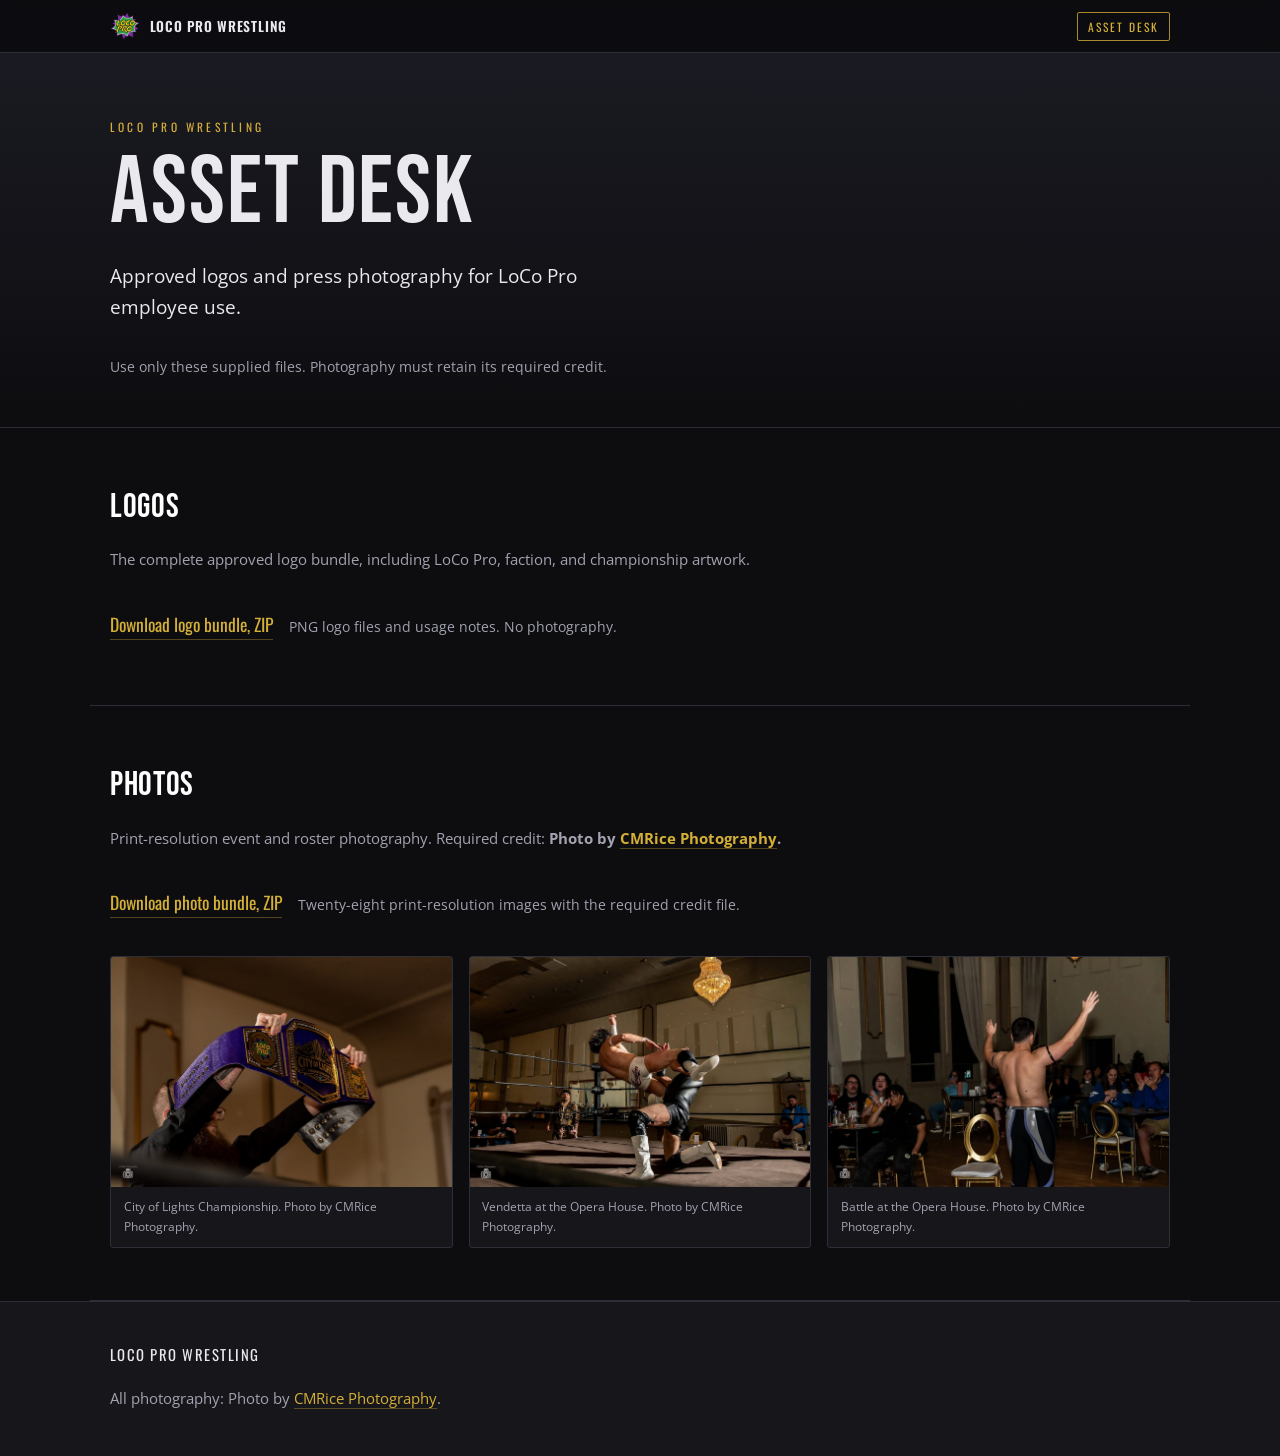
<file: q7m4v9/index.html>
<!DOCTYPE html>
<html lang="en">
<head>
  <meta charset="UTF-8" />
  <meta name="viewport" content="width=device-width, initial-scale=1.0" />
  <title>Asset Desk | LoCo Pro Wrestling</title>
  <meta name="robots" content="noindex, nofollow, noarchive" />
  <link rel="icon" type="image/png" href="../webimages/logo-badge.png" />
  <link rel="preconnect" href="https://fonts.googleapis.com" />
  <link rel="preconnect" href="https://fonts.gstatic.com" crossorigin />
  <link href="https://fonts.googleapis.com/css2?family=Bebas+Neue&family=Oswald:wght@300;400;600;700&family=Open+Sans:wght@300;400;600&display=swap" rel="stylesheet" />
  <link rel="stylesheet" href="../styles.css?v=20260917a" />
</head>
<body>
  <nav class="nav">
    <div class="nav-inner">
      <span class="nav-brand">
        <img class="nav-logo" src="../webimages/logo-badge.png" alt="LoCo Pro Wrestling" />
        <span>LoCo Pro Wrestling</span>
      </span>
      <span class="nav-label">Asset Desk</span>
    </div>
  </nav>

  <header class="hero">
    <div class="hero-inner">
      <p class="eyebrow">LoCo Pro Wrestling</p>
      <h1>Asset Desk</h1>
      <p class="hero-lede">Approved logos and press photography for LoCo Pro employee use.</p>
      <p class="hero-note">Use only these supplied files. Photography must retain its required credit.</p>
    </div>
  </header>

  <main>
    <section class="section">
      <h2>Logos</h2>
      <p class="section-note">The complete approved logo bundle, including LoCo Pro, faction, and championship artwork.</p>
      <ul class="linklist downloads">
        <li><a href="../downloads/loco-pro-wrestling-brand-assets.zip">Download logo bundle, ZIP</a> <span>PNG logo files and usage notes. No photography.</span></li>
      </ul>
    </section>

    <section class="section">
      <h2>Photos</h2>
      <p class="section-note">Print-resolution event and roster photography. Required credit: <strong>Photo by <a href="https://www.instagram.com/cmricephoto/">CMRice Photography</a>.</strong></p>
      <ul class="linklist downloads">
        <li><a href="../downloads/loco-pro-wrestling-press-photos.zip">Download photo bundle, ZIP</a> <span>Twenty-eight print-resolution images with the required credit file.</span></li>
      </ul>
      <div class="gallery" style="margin-top: 1.5rem;">
        <figure><a href="../downloads/press-photos-print/vendetta-belt-overhead-print.jpg"><img src="../webimages/press-photos/vendetta-belt-overhead.jpg" alt="A wrestler holds the City of Lights Championship belt overhead" loading="lazy" /></a><figcaption>City of Lights Championship. Photo by CMRice Photography.</figcaption></figure>
        <figure><a href="../downloads/press-photos-print/vendetta-midair-slam-print.jpg"><img src="../webimages/press-photos/vendetta-midair-slam.jpg" alt="A wrestler mid-air above the ring beneath a chandelier" loading="lazy" /></a><figcaption>Vendetta at the Opera House. Photo by CMRice Photography.</figcaption></figure>
        <figure><a href="../downloads/press-photos-print/battle-arms-raised-crowd-print.jpg"><img src="../webimages/press-photos/battle-arms-raised-crowd.jpg" alt="A wrestler raises both arms to a seated ballroom audience" loading="lazy" /></a><figcaption>Battle at the Opera House. Photo by CMRice Photography.</figcaption></figure>
      </div>
    </section>
  </main>

  <footer class="footer">
    <div class="footer-inner">
      <p class="footer-brand">LoCo Pro Wrestling</p>
      <p class="footer-credit">All photography: Photo by <a href="https://www.instagram.com/cmricephoto/">CMRice Photography</a>.</p>
    </div>
  </footer>
</body>
</html>
</file>
<file: styles.css>
:root {
  --ink: #0d0d10;
  --panel: #16161b;
  --panel-2: #1e1e25;
  --line: #2e2e38;
  --text: #e9e9ee;
  --muted: #a2a2b0;
  --gold: #d4af37;
  --gold-dim: #a98a2c;
  --white: #ffffff;
  --max: 1100px;
}

* { box-sizing: border-box; }

body {
  margin: 0;
  background: var(--ink);
  color: var(--text);
  font-family: "Open Sans", system-ui, -apple-system, sans-serif;
  font-size: 17px;
  line-height: 1.65;
  -webkit-font-smoothing: antialiased;
}

a { color: var(--gold); text-decoration: none; border-bottom: 1px solid rgba(212,175,55,.35); }
a:hover { color: var(--white); border-bottom-color: var(--white); }

h1, h2, h3 { font-family: "Bebas Neue", "Oswald", sans-serif; font-weight: 400; letter-spacing: .02em; margin: 0; }

/* NAV */
.nav { position: sticky; top: 0; z-index: 20; background: rgba(13,13,16,.94); -webkit-backdrop-filter: blur(8px); backdrop-filter: blur(8px); border-bottom: 1px solid var(--line); }
.nav-inner { max-width: var(--max); margin: 0 auto; padding: .7rem 1.25rem; display: flex; align-items: center; justify-content: space-between; gap: 1rem; }
.nav-brand { display: flex; align-items: center; gap: .6rem; font-family: "Oswald", sans-serif; font-weight: 600; letter-spacing: .06em; text-transform: uppercase; font-size: .85rem; }
.nav-logo { height: 30px; width: auto; display: block; }
.nav-label { font-family: "Oswald", sans-serif; font-size: .72rem; letter-spacing: .18em; text-transform: uppercase; color: var(--gold); border: 1px solid var(--gold-dim); padding: .25rem .6rem; border-radius: 2px; }

/* HERO */
.hero { border-bottom: 1px solid var(--line); background: linear-gradient(180deg, #1a1a22 0%, var(--ink) 100%); }
.hero-inner { max-width: var(--max); margin: 0 auto; padding: 4rem 1.25rem 3rem; }
.eyebrow { font-family: "Oswald", sans-serif; text-transform: uppercase; letter-spacing: .28em; font-size: .72rem; color: var(--gold); margin: 0 0 .75rem; }
.hero h1 { font-size: clamp(3rem, 9vw, 6rem); line-height: .95; margin-bottom: 1.25rem; }
.hero-lede { font-size: 1.2rem; max-width: 46ch; color: var(--text); margin: 0 0 2rem; }
.hero-contact { display: flex; flex-wrap: wrap; gap: .75rem; margin-bottom: 1.5rem; }
.hero-note { font-size: .9rem; color: var(--muted); margin: 0; }
.section-nav { display: flex; flex-wrap: wrap; gap: .7rem 1.5rem; margin-top: 1.5rem; }
.recap-photo { margin: 0; }
.recap-photo img { display: block; width: 100%; height: auto; }
.recap-photo figcaption { font-size: .8rem; color: var(--muted); margin-top: .6rem; }
.recap-list { padding-left: 1.2rem; }
.recap-list li { margin-bottom: .6rem; }
.new-arrivals-heading { margin: 2rem 0 1rem; font-size: 1.7rem; }
.roster-text { margin-bottom: 1.5rem; }

.btn { display: inline-block; font-family: "Oswald", sans-serif; text-transform: uppercase; letter-spacing: .1em; font-size: .82rem; padding: .7rem 1.3rem; border: 1px solid var(--line); border-radius: 2px; color: var(--text); background: var(--panel); }
.btn:hover { border-color: var(--gold); color: var(--white); }
.btn-primary { background: var(--gold); color: #16130a; border-color: var(--gold); font-weight: 600; }
.btn-primary:hover { background: var(--white); border-color: var(--white); color: var(--ink); }
.btn-ghost { background: transparent; }

/* SECTIONS */
.section { max-width: var(--max); margin: 0 auto; padding: 3.25rem 1.25rem; border-bottom: 1px solid var(--line); }
.section h2 { font-size: 2.1rem; margin-bottom: 1.25rem; color: var(--white); }
.section-note { color: var(--muted); margin: -.5rem 0 1.5rem; font-size: .95rem; }

/* FACTS */
.facts { display: grid; grid-template-columns: repeat(2, 1fr); column-gap: 2.5rem; margin: 0; }
.facts > div { display: grid; grid-template-columns: 11rem 1fr; gap: 1rem; padding: .7rem 0; border-bottom: 1px solid var(--line); align-items: baseline; }
.facts dt { font-family: "Oswald", sans-serif; text-transform: uppercase; letter-spacing: .07em; font-size: .74rem; color: var(--muted); }
.facts dd { margin: 0; }

/* ABOUT */
.boiler { background: var(--panel); border-left: 3px solid var(--gold); padding: 1.5rem 1.75rem; border-radius: 2px; }
.boiler p { margin: 0 0 1rem; }
.boiler p:last-child { margin-bottom: 0; }
.pull { color: var(--muted); font-size: .9rem; margin-top: .9rem; }

/* NEXT SHOW */
.showcard { display: grid; grid-template-columns: 1fr 260px; gap: 2rem; align-items: start; background: var(--panel); border: 1px solid var(--line); border-radius: 3px; padding: 1.75rem; }
.showcard h3 { font-size: 2rem; color: var(--gold); margin-bottom: .9rem; }
.showfacts { list-style: none; margin: 0; padding: 0; }
.showfacts li { padding: .3rem 0; border-bottom: 1px solid var(--line); }
.showfacts li:last-child { border-bottom: 0; }
.showcard-poster { display: block; border: 0; }
.showcard-poster img { width: 100%; height: auto; border: 1px solid var(--line); border-radius: 2px; display: block; }
.showcard-poster span { display: block; font-size: .78rem; color: var(--muted); margin-top: .45rem; text-align: center; }

/* STORY */
.kayfabe-flag { background: var(--panel-2); border-left: 3px solid var(--muted); padding: .9rem 1.2rem; font-size: .92rem; color: var(--muted); border-radius: 2px; }

/* ROSTER */
.roster { display: grid; grid-template-columns: repeat(auto-fit, minmax(230px, 1fr)); gap: 1rem; }
.roster article { background: var(--panel); border: 1px solid var(--line); border-radius: 3px; overflow: hidden; display: flex; flex-direction: column; }
.roster article a { display: block; border: 0; }
.roster article img { width: 100%; height: 260px; object-fit: cover; object-position: center 22%; display: block; transition: opacity .18s ease; }
.roster article a:hover img { opacity: .82; }
.roster article img.laststand-portrait { height: auto; }
.roster h3 { font-size: 1.5rem; color: var(--gold); margin: 1rem 1.15rem .35rem; }
.roster p { margin: 0 1.15rem 1.15rem; font-size: .9rem; color: var(--muted); }
.credit-note { margin-top: 1.25rem !important; margin-bottom: 0 !important; font-size: .85rem; }

/* LINK LISTS */
.linklist { list-style: none; margin: 0; padding: 0; }
.linklist li { padding: .85rem 0; border-bottom: 1px solid var(--line); display: flex; flex-wrap: wrap; gap: .3rem 1rem; align-items: baseline; }
.linklist li:last-child { border-bottom: 0; }
.linklist a { font-family: "Oswald", sans-serif; font-size: 1.02rem; }
.linklist span { color: var(--muted); font-size: .88rem; }
.downloads a { font-size: 1.1rem; }

/* GALLERY */
.gallery { display: grid; grid-template-columns: repeat(auto-fit, minmax(300px, 1fr)); gap: 1rem; }
.gallery figure { margin: 0; background: var(--panel); border: 1px solid var(--line); border-radius: 3px; overflow: hidden; }
.gallery a { display: block; border: 0; }
.gallery img { width: 100%; height: 230px; object-fit: cover; display: block; transition: opacity .18s ease; }
.gallery.laststand-photos img { height: auto; }
.gallery.laststand-photos { margin-bottom: 1.5rem; }
.gallery a:hover img { opacity: .82; }
.gallery figcaption { padding: .6rem .8rem; font-size: .78rem; color: var(--muted); }

/* USAGE */
.usage { margin: 0; padding-left: 1.1rem; }
.usage li { margin-bottom: .7rem; }

/* FOOTER */
.footer { background: var(--panel); border-top: 1px solid var(--line); }
.footer-inner { max-width: var(--max); margin: 0 auto; padding: 2.5rem 1.25rem; }
.footer p { margin: 0 0 .35rem; color: var(--muted); font-size: .92rem; }
.footer-brand { font-family: "Oswald", sans-serif; text-transform: uppercase; letter-spacing: .1em; color: var(--text) !important; }
.footer-social { display: flex; gap: 1.1rem; margin-top: .8rem !important; }
.footer-credit { margin-top: 1.2rem !important; font-size: .85rem; }

@media (max-width: 720px) {
  .showcard { grid-template-columns: 1fr; }
  .facts { grid-template-columns: 1fr; column-gap: 0; }
  .facts > div { grid-template-columns: 1fr; gap: .1rem; }
  .hero-inner { padding: 2.75rem 1.25rem 2.25rem; }
}

/* PRINT: this is what the one-page PDF renders from */
@media print {
  @page { size: letter; margin: 0.5in; }
  body { background: #fff; color: #111; font-size: 10.5pt; line-height: 1.4; }
  a { color: #111; border: 0; text-decoration: none; }
  .nav, .hero-contact, .hero-note, #story, #roster, #video, #photos, #downloads,
  .footer-social, .pull, .showcard-poster, #last-stand, .section-nav { display: none; }
  .hero { border: 0; background: #fff; }
  .hero-inner { padding: 0 0 .12in; }
  .hero h1 { font-size: 26pt; color: #111; line-height: 1; margin-bottom: .06in; }
  .eyebrow { color: #666; margin-bottom: .05in; }
  .hero-lede { font-size: 10pt; color: #333; max-width: none; margin-bottom: 0; }
  .section { padding: .1in 0; border-bottom: 1px solid #ccc; max-width: none; }
  .boiler, .showcard, .facts > div, .section h2 + * { break-inside: avoid; }
  .section h2 { break-after: avoid; }
  .section h2 { font-size: 15pt; color: #111; margin-bottom: .08in; }
  .section-note { display: none; }
  .facts { grid-template-columns: 1fr 1fr; column-gap: .4in; }
  .facts > div { padding: .025in 0; border-bottom: 1px solid #e4e4e4; grid-template-columns: 1.4in 1fr; }
  .facts dt { color: #555; font-size: 7.5pt; }
  .facts dd { font-size: 9pt; }
  .boiler { background: #f6f6f6; border-left: 2px solid #111; padding: .09in .12in; font-size: 9pt; line-height: 1.35; }
  .boiler p { margin-bottom: .05in; }
  .showcard { background: #f6f6f6; border: 1px solid #ddd; padding: .11in; grid-template-columns: 1fr; gap: 0; }
  .showcard h3 { color: #111; font-size: 13pt; margin-bottom: .04in; }
  .showfacts li { padding: .022in 0; border-bottom: 1px solid #e4e4e4; font-size: 9.5pt; }
  #usage { border-bottom: 0; }
  #usage h2 { font-size: 12pt; }
  .usage { font-size: 8.5pt; }
  .usage li { margin-bottom: .04in; }
  .footer { background: #fff; border-top: 1px solid #ccc; break-inside: avoid; }
  .footer-inner { padding: .07in 0 0; }
  .footer p { color: #333; font-size: 8.5pt; margin-bottom: .02in; }
  .footer-brand, .footer-inner p:nth-child(2) { display: none; }
  .footer-credit { margin-top: .04in !important; }
}
</file>
